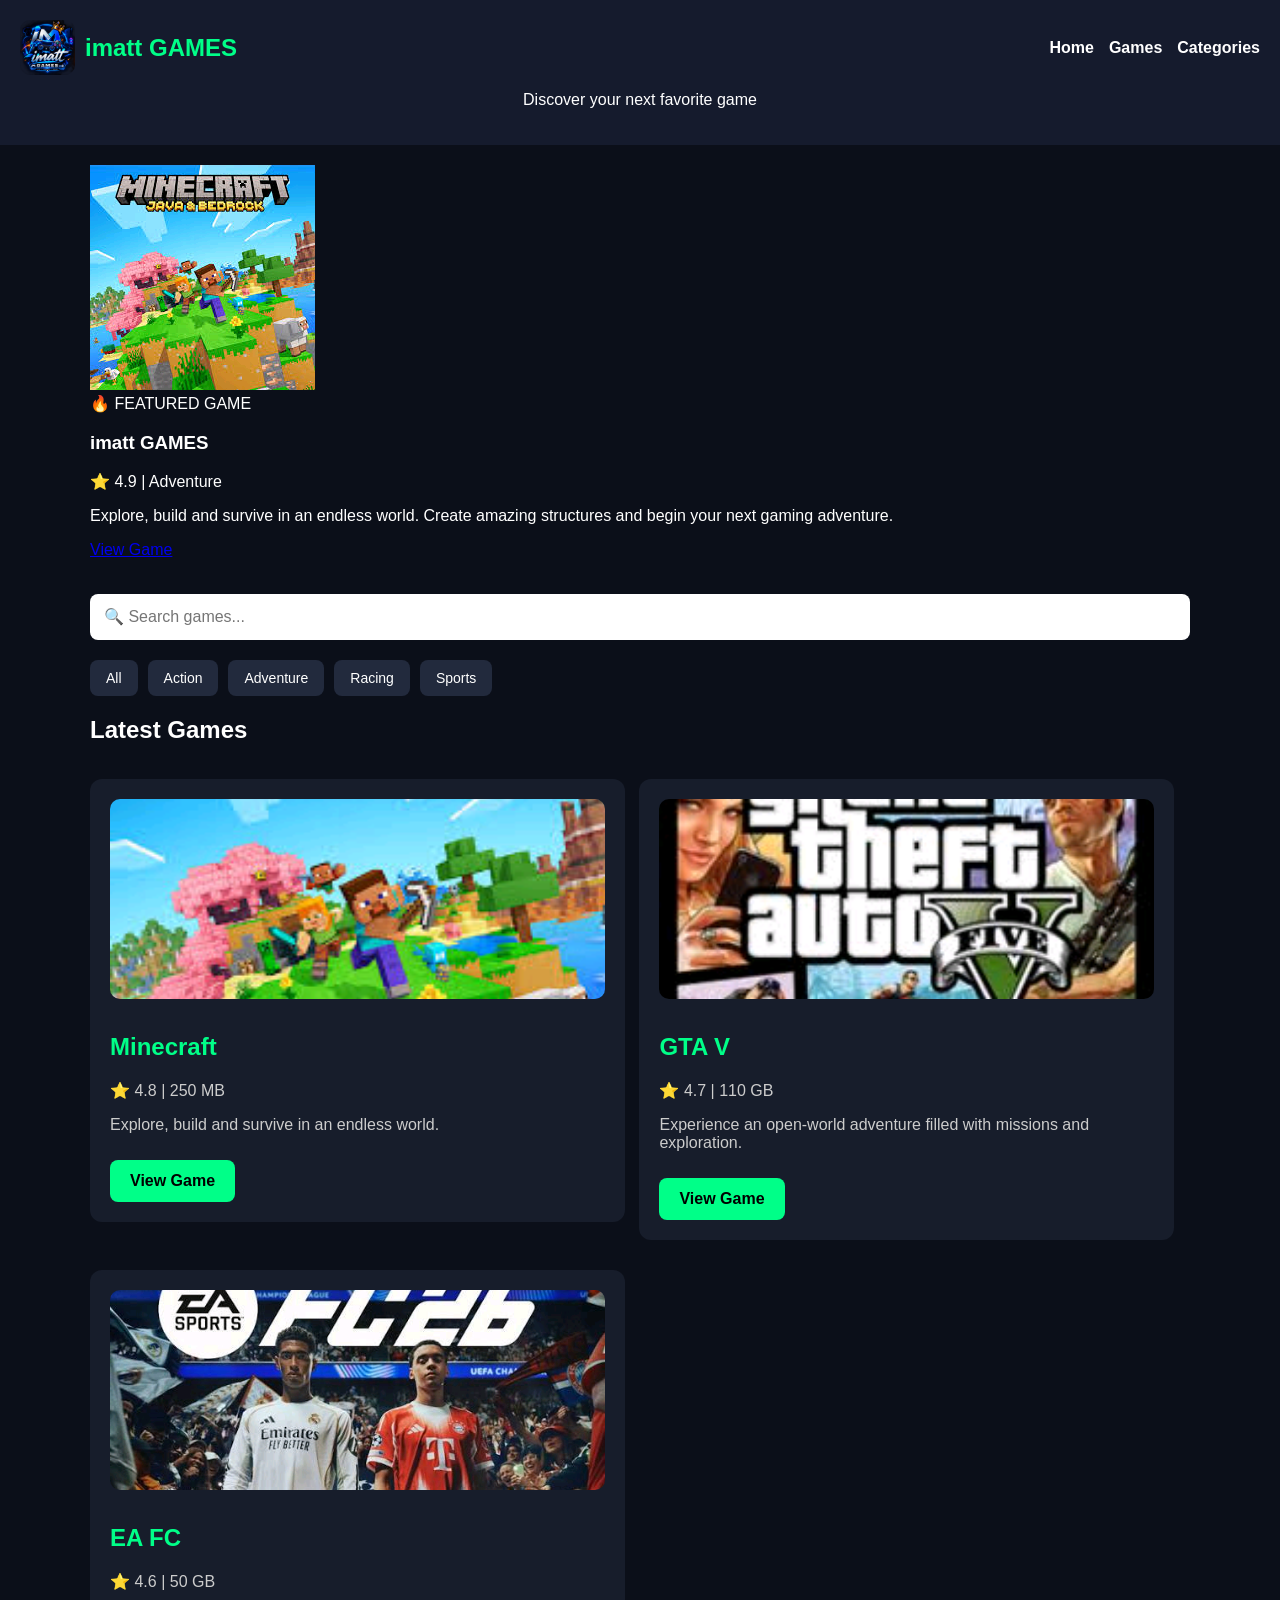
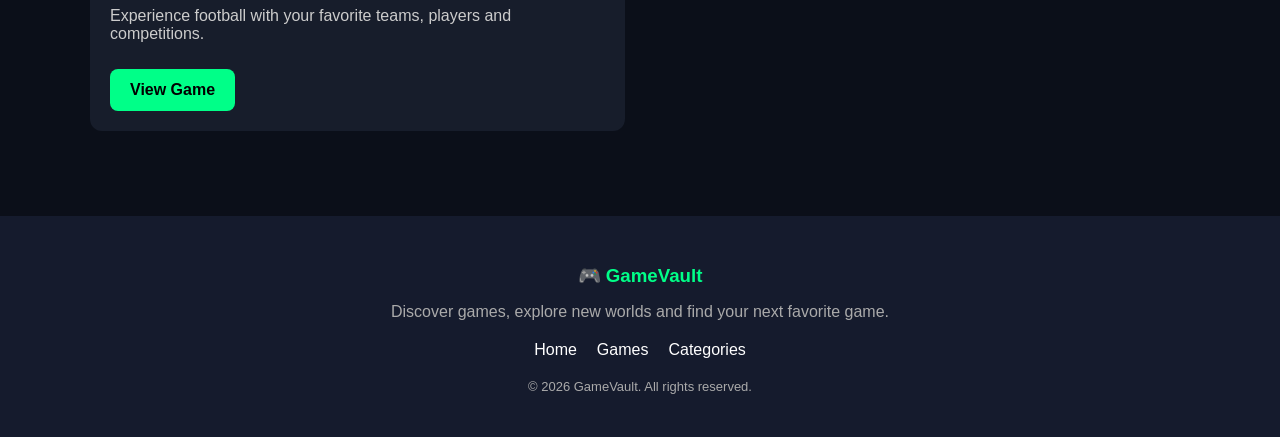
<file: index.html>
<!DOCTYPE html>
<html>

<head>
    <meta charset="UTF-8">
    <meta name="viewport" content="width=device-width, initial-scale=1.0">

    <title>imatt GAMES</title>

    <link rel="stylesheet" href="style.css">
</head>

<body>

    <!-- Navigation -->
    <header>

        <div class="nav-bar">

            <div class="brand">
    <img src="images/logo.png" alt="imatt GAMES Logo">
    <span>imatt GAMES</span>
</div>

            <nav>
                <a href="index.html">Home</a>
                <a href="#games">Games</a>
                <a href="#categories">Categories</a>
            </nav>

        </div>

        <p>Discover your next favorite game</p>

    </header>


    <main class="container">

        <!-- Featured Game -->
        <div class="featured">

            <img
                src="images/minecraft.jpg"
                alt="Featured Minecraft Game"
            >

            <div class="featured-content">

                <span>🔥 FEATURED GAME</span>

                <h3>imatt GAMES</h3>

                <p>⭐ 4.9 | Adventure</p>

                <p>
                    Explore, build and survive in an endless world.
                    Create amazing structures and begin your next
                    gaming adventure.
                </p>

                <a
                    href="minecraft.html"
                    class="featured-btn"
                >
                    View Game
                </a>

            </div>

        </div>


        <!-- Search -->
        <input
            class="search"
            type="text"
            placeholder="🔍 Search games..."
        >


        <!-- Categories -->
        <div class="categories" id="categories">

            <button onclick="filterGames('all')">
                All
            </button>

            <button onclick="filterGames('Action')">
                Action
            </button>

            <button onclick="filterGames('Adventure')">
                Adventure
            </button>

            <button onclick="filterGames('Racing')">
                Racing
            </button>

            <button onclick="filterGames('Sports')">
                Sports
            </button>

        </div>


        <!-- Games -->
        <h2 id="games">Latest Games</h2>


        <!-- Minecraft -->
        <div class="game-card" data-category="Adventure">

            <img
                src="images/minecraft.jpg"
                alt="Minecraft"
            >

            <h2>Minecraft</h2>

            <p>⭐ 4.8 | 250 MB</p>

            <p>
                Explore, build and survive in an endless world.
            </p>

            <a
                href="minecraft.html"
                class="download-btn"
            >
                View Game
            </a>

        </div>


        <!-- GTA V -->
        <div class="game-card" data-category="Action">

            <img
                src="images/gta5.jpg"
                alt="GTA V"
            >

            <h2>GTA V</h2>

            <p>⭐ 4.7 | 110 GB</p>

            <p>
                Experience an open-world adventure filled
                with missions and exploration.
            </p>

            <a
                href="gta5.html"
                class="download-btn"
            >
                View Game
            </a>

        </div>


        <!-- EA FC -->
        <div class="game-card" data-category="Sports">

            <img
                src="images/eafc.jpg"
                alt="EA FC"
            >

            <h2>EA FC</h2>

            <p>⭐ 4.6 | 50 GB</p>

            <p>
                Experience football with your favorite teams,
                players and competitions.
            </p>

            <a
                href="eafc.html"
                class="download-btn"
            >
                View Game
            </a>

        </div>

    </main>


    <!-- JavaScript -->
    <footer>
    <h3>🎮 GameVault</h3>

    <p>
        Discover games, explore new worlds and
        find your next favorite game.
    </p>

    <div class="footer-links">
        <a href="index.html">Home</a>
        <a href="#games">Games</a>
        <a href="#categories">Categories</a>
    </div>

    <p class="copyright">
        © 2026 GameVault. All rights reserved.
    </p>
</footer>

<script src="script.js"></script>

</body>
</html>
</file>
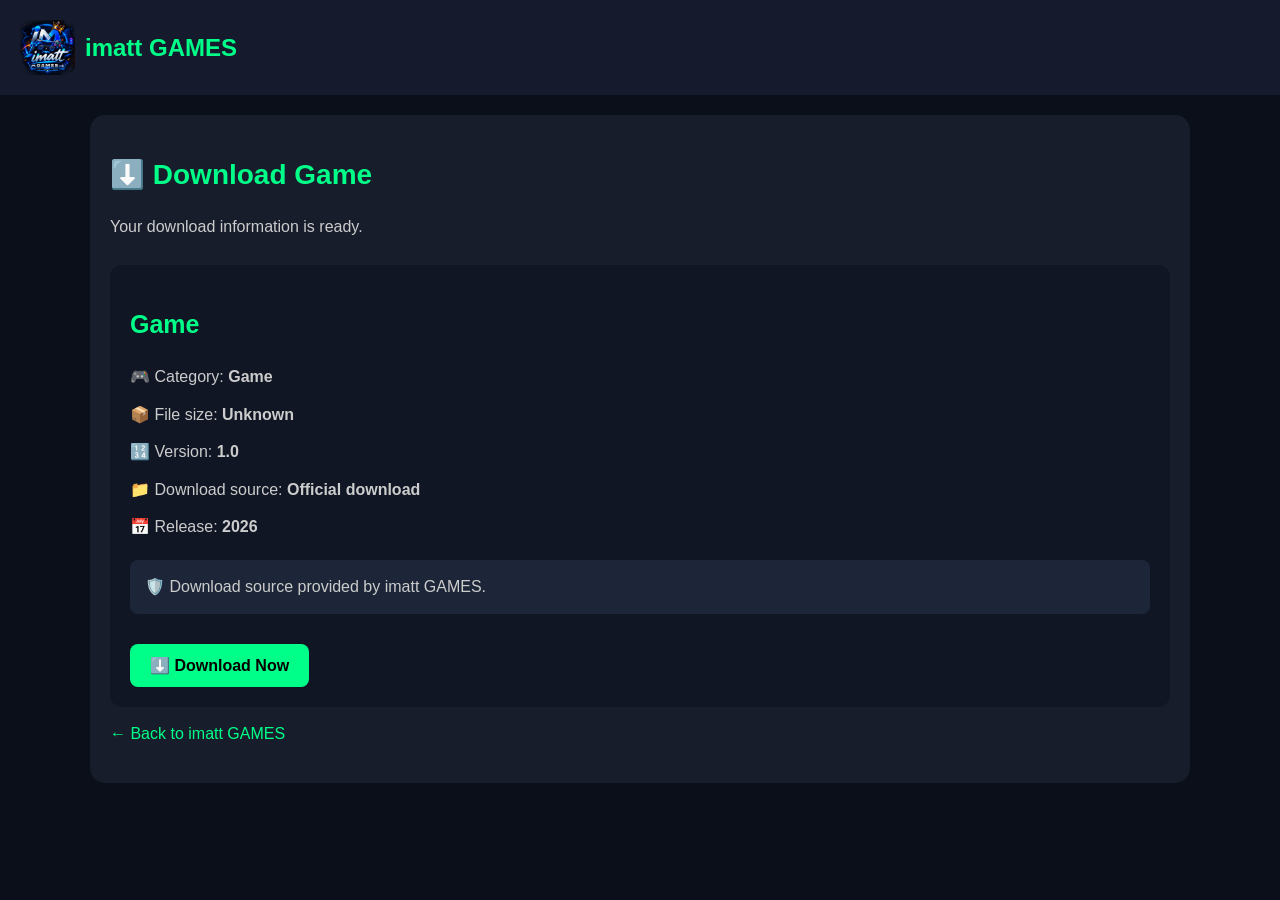
<file: download.html>
<!DOCTYPE html>
<html>

<head>
    <meta charset="UTF-8">
    <meta name="viewport" content="width=device-width, initial-scale=1.0">

    <title>Download - imatt GAMES</title>

    <link rel="stylesheet" href="style.css">
</head>

<body>

    <!-- Header -->
    <header>

        <div class="brand">

            <img
                src="images/logo.png"
                alt="imatt GAMES Logo"
            >

            <span>imatt GAMES</span>

        </div>

    </header>


    <main class="container">

        <div class="game-details">

            <h2>⬇️ Download Game</h2>

            <p id="downloadMessage">
                Your download information is ready.
            </p>


            <div class="download-box">

                <h3 id="gameName">
                    Game
                </h3>


                <p>
                    🎮 Category:
                    <strong id="gameCategory">
                        Game
                    </strong>
                </p>


                <p>
                    📦 File size:
                    <strong id="gameSize">
                        Unknown
                    </strong>
                </p>


                <p>
                    🔢 Version:
                    <strong id="gameVersion">
                        1.0
                    </strong>
                </p>


                <p>
                    📁 Download source:
                    <strong id="gameType">
                        Official download
                    </strong>
                </p>


                <p>
                    📅 Release:
                    <strong id="gameRelease">
                        2026
                    </strong>
                </p>


                <div class="download-status">

                    🛡️ Download source provided by
                    imatt GAMES.

                </div>


                <a
                    href="#"
                    class="download-btn"
                    id="downloadLink"
                    target="_blank"
                    rel="noopener"
                >
                    ⬇️ Download Now
                </a>

            </div>


            <br>


            <a
                href="index.html"
                class="back-btn"
            >
                ← Back to imatt GAMES
            </a>

        </div>

    </main>


    <script>

        /* Get the game from the URL */

        const params =
            new URLSearchParams(window.location.search);

        const game =
            params.get("game");


        /* Game information */

        const games = {

            minecraft: {

                name: "Minecraft",

                category: "Adventure",

                size: "250 MB",

                version: "1.0",

                type: "Official download",

                release: "2026",

                download: "#"

            },


            gta5: {

                name: "GTA V",

                category: "Action",

                size: "110 GB",

                version: "1.0",

                type: "Official download",

                release: "2026",

                download: "#"

            },


            eafc: {

                name: "EA FC",

                category: "Sports",

                size: "997.39 MB",

                version: "1.0",

                type: "MediaFire",

                release: "2026",

                download:
                    "https://www.mediafire.com/file/1q6kl4dmh5rb540/imattGAMES/file"

            }

        };


        /* Display the selected game */

        if (games[game]) {

            document.getElementById("gameName")
                .textContent =
                games[game].name;


            document.getElementById("gameCategory")
                .textContent =
                games[game].category;


            document.getElementById("gameSize")
                .textContent =
                games[game].size;


            document.getElementById("gameVersion")
                .textContent =
                games[game].version;


            document.getElementById("gameType")
                .textContent =
                games[game].type;


            document.getElementById("gameRelease")
                .textContent =
                games[game].release;


            document.getElementById("downloadLink")
                .href =
                games[game].download;


            document.getElementById("downloadMessage")
                .textContent =
                "Your download information is ready.";

        }

    </script>

</body>

</html>
</file>
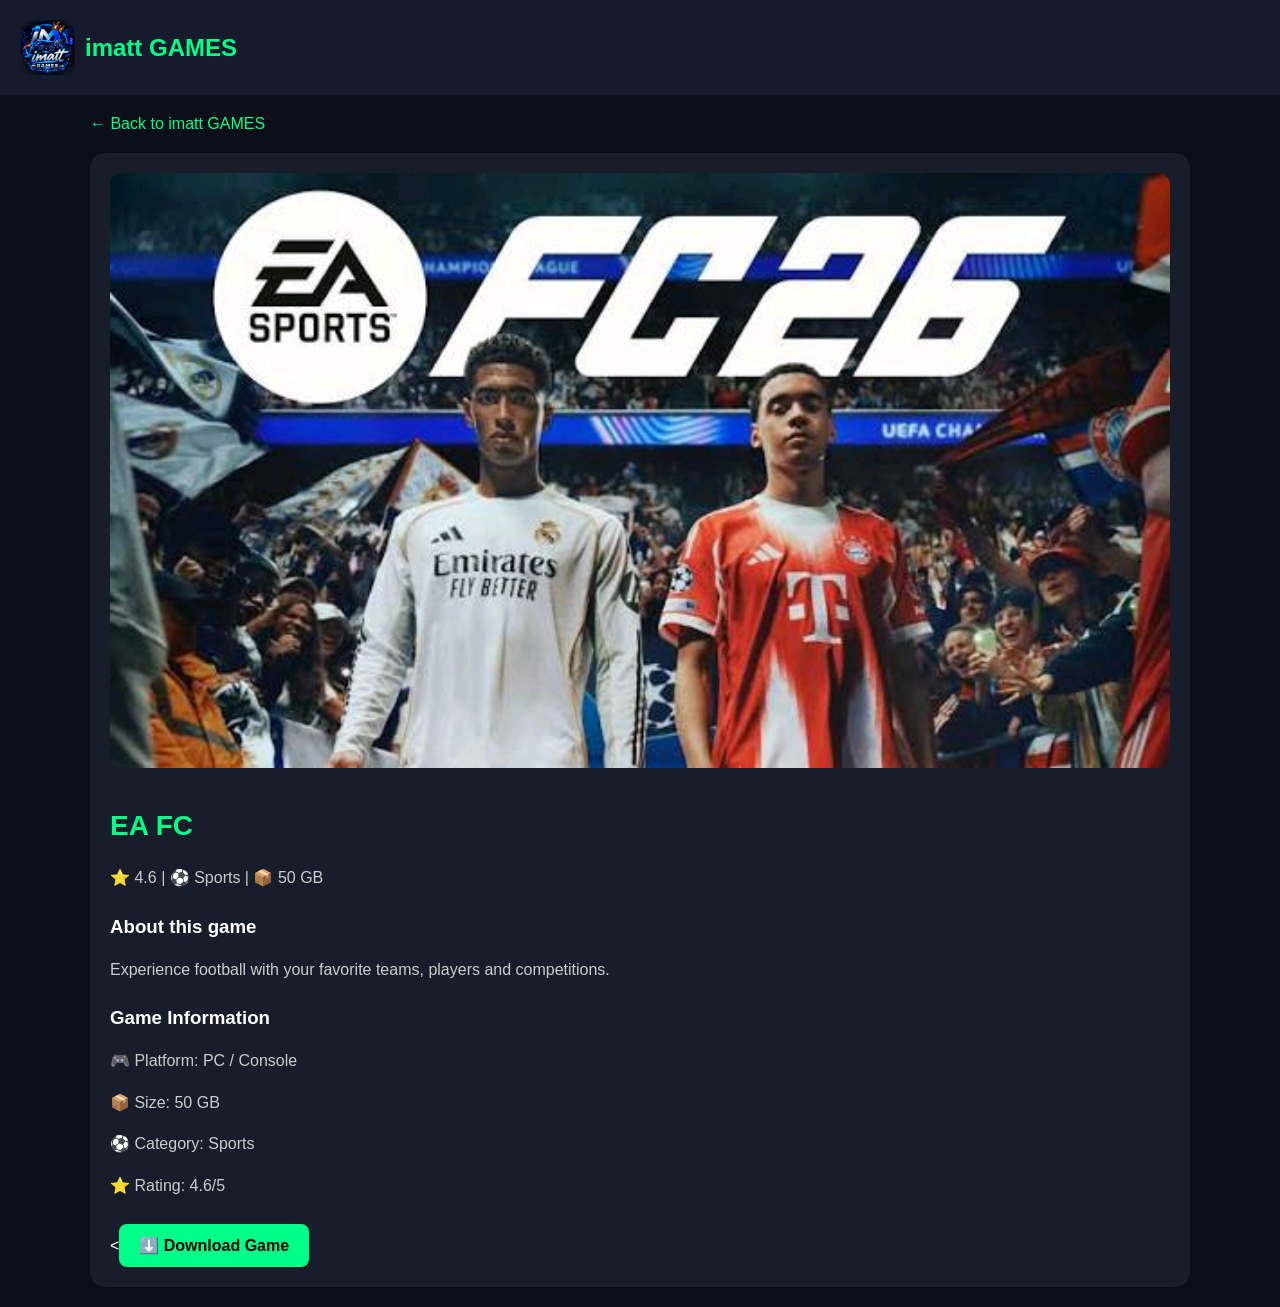
<file: eafc.html>
<!DOCTYPE html>
<html>

<head>
    <meta charset="UTF-8">
    <meta name="viewport" content="width=device-width, initial-scale=1.0">

    <title>EA FC - imatt GAMES</title>

    <link rel="stylesheet" href="style.css">
</head>

<body>

    <!-- Header -->
    <header>

        <div class="brand">
            <img
                src="images/logo.png"
                alt="imatt GAMES Logo"
            >

            <span>imatt GAMES</span>
        </div>

    </header>


    <main class="container">

        <!-- Back Button -->
        <a href="index.html" class="back-btn">
            ← Back to imatt GAMES
        </a>


        <!-- Game Details -->
        <div class="game-details">

            <img
                src="images/eafc.jpg"
                alt="EA FC"
            >


            <h2>EA FC</h2>

            <p>
                ⭐ 4.6 | ⚽ Sports | 📦 50 GB
            </p>


            <h3>About this game</h3>

            <p>
                Experience football with your favorite teams,
                players and competitions.
            </p>


            <h3>Game Information</h3>

            <p>🎮 Platform: PC / Console</p>

            <p>📦 Size: 50 GB</p>

            <p>⚽ Category: Sports</p>

            <p>⭐ Rating: 4.6/5</p>


            <!-- Download Button -->
            <<a
    href="download.html?game=eafc"
    class="download-btn"
>
    ⬇️ Download Game
</a>

        </div>

    </main>

</body>

</html>
</file>
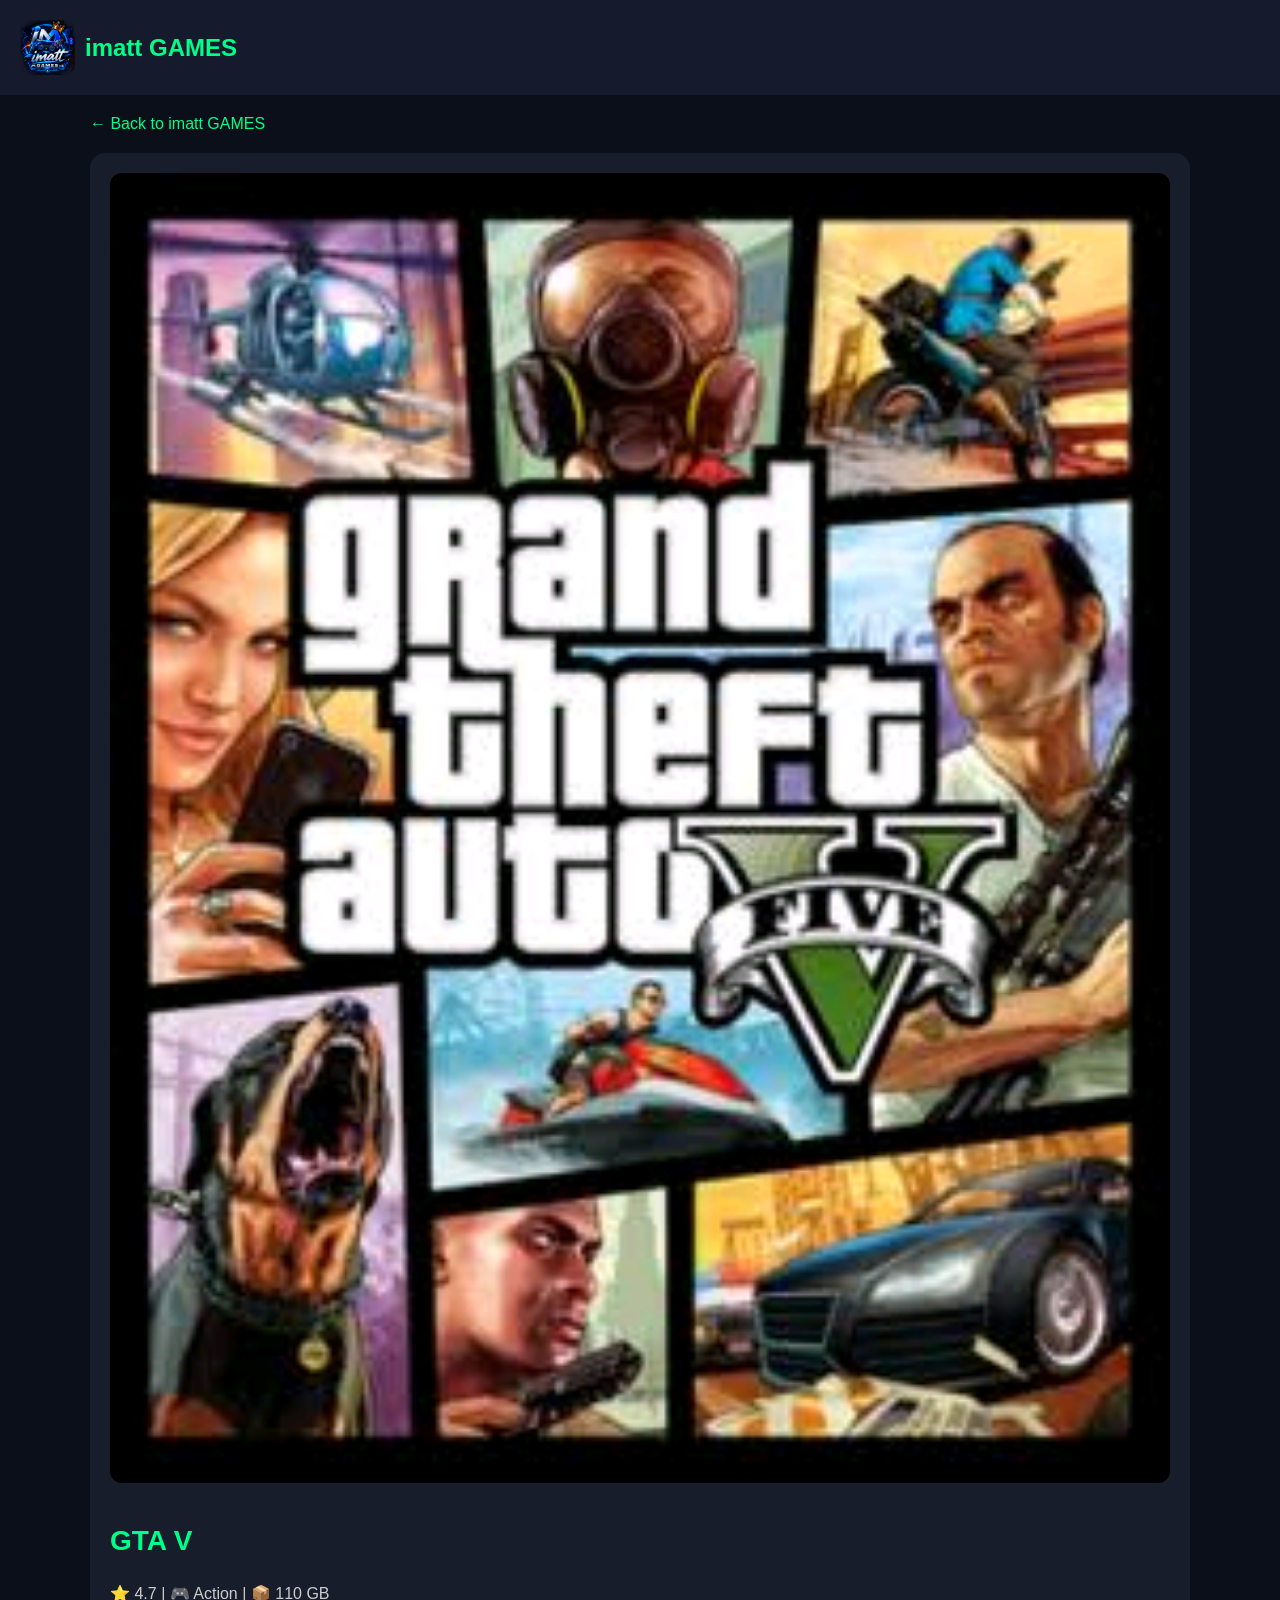
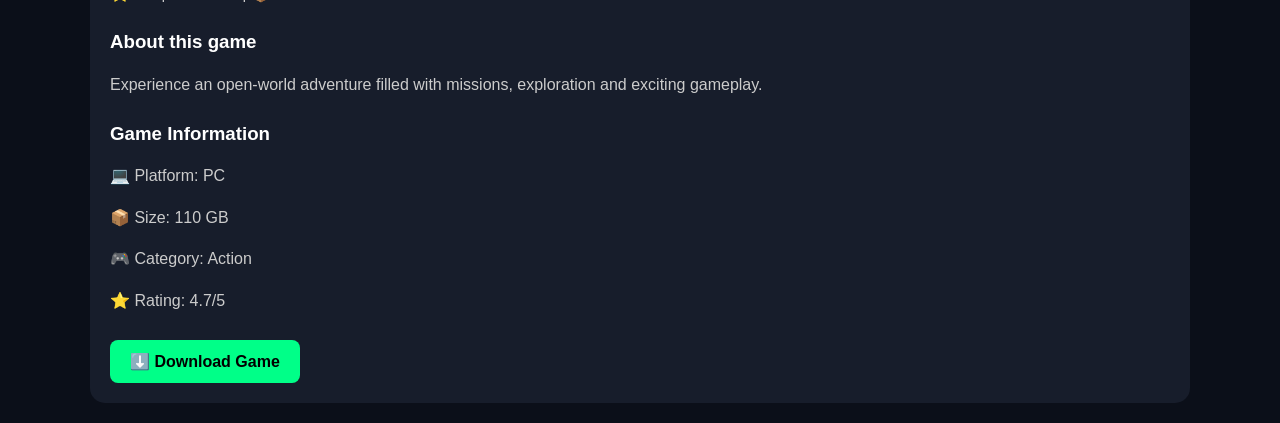
<file: gta5.html>
<!DOCTYPE html>
<html>

<head>
    <meta charset="UTF-8">
    <meta name="viewport" content="width=device-width, initial-scale=1.0">

    <title>GTA V - imatt GAMES</title>

    <link rel="stylesheet" href="style.css">
</head>

<body>

    <!-- Header -->
    <header>

        <div class="brand">
            <img
                src="images/logo.png"
                alt="imatt GAMES Logo"
            >

            <span>imatt GAMES</span>
        </div>

    </header>


    <main class="container">

        <!-- Back Button -->
        <a href="index.html" class="back-btn">
            ← Back to imatt GAMES
        </a>


        <!-- Game Details -->
        <div class="game-details">

            <img
                src="images/gta5.jpg"
                alt="GTA V"
            >


            <h2>GTA V</h2>

            <p>
                ⭐ 4.7 | 🎮 Action | 📦 110 GB
            </p>


            <h3>About this game</h3>

            <p>
                Experience an open-world adventure filled
                with missions, exploration and exciting gameplay.
            </p>


            <h3>Game Information</h3>

            <p>💻 Platform: PC</p>

            <p>📦 Size: 110 GB</p>

            <p>🎮 Category: Action</p>

            <p>⭐ Rating: 4.7/5</p>


            <!-- Download Button -->
           <a
    href="download.html?game=gta5"
    class="download-btn"
>
    ⬇️ Download Game
</a>

        </div>

    </main>

</body>

</html>
</file>
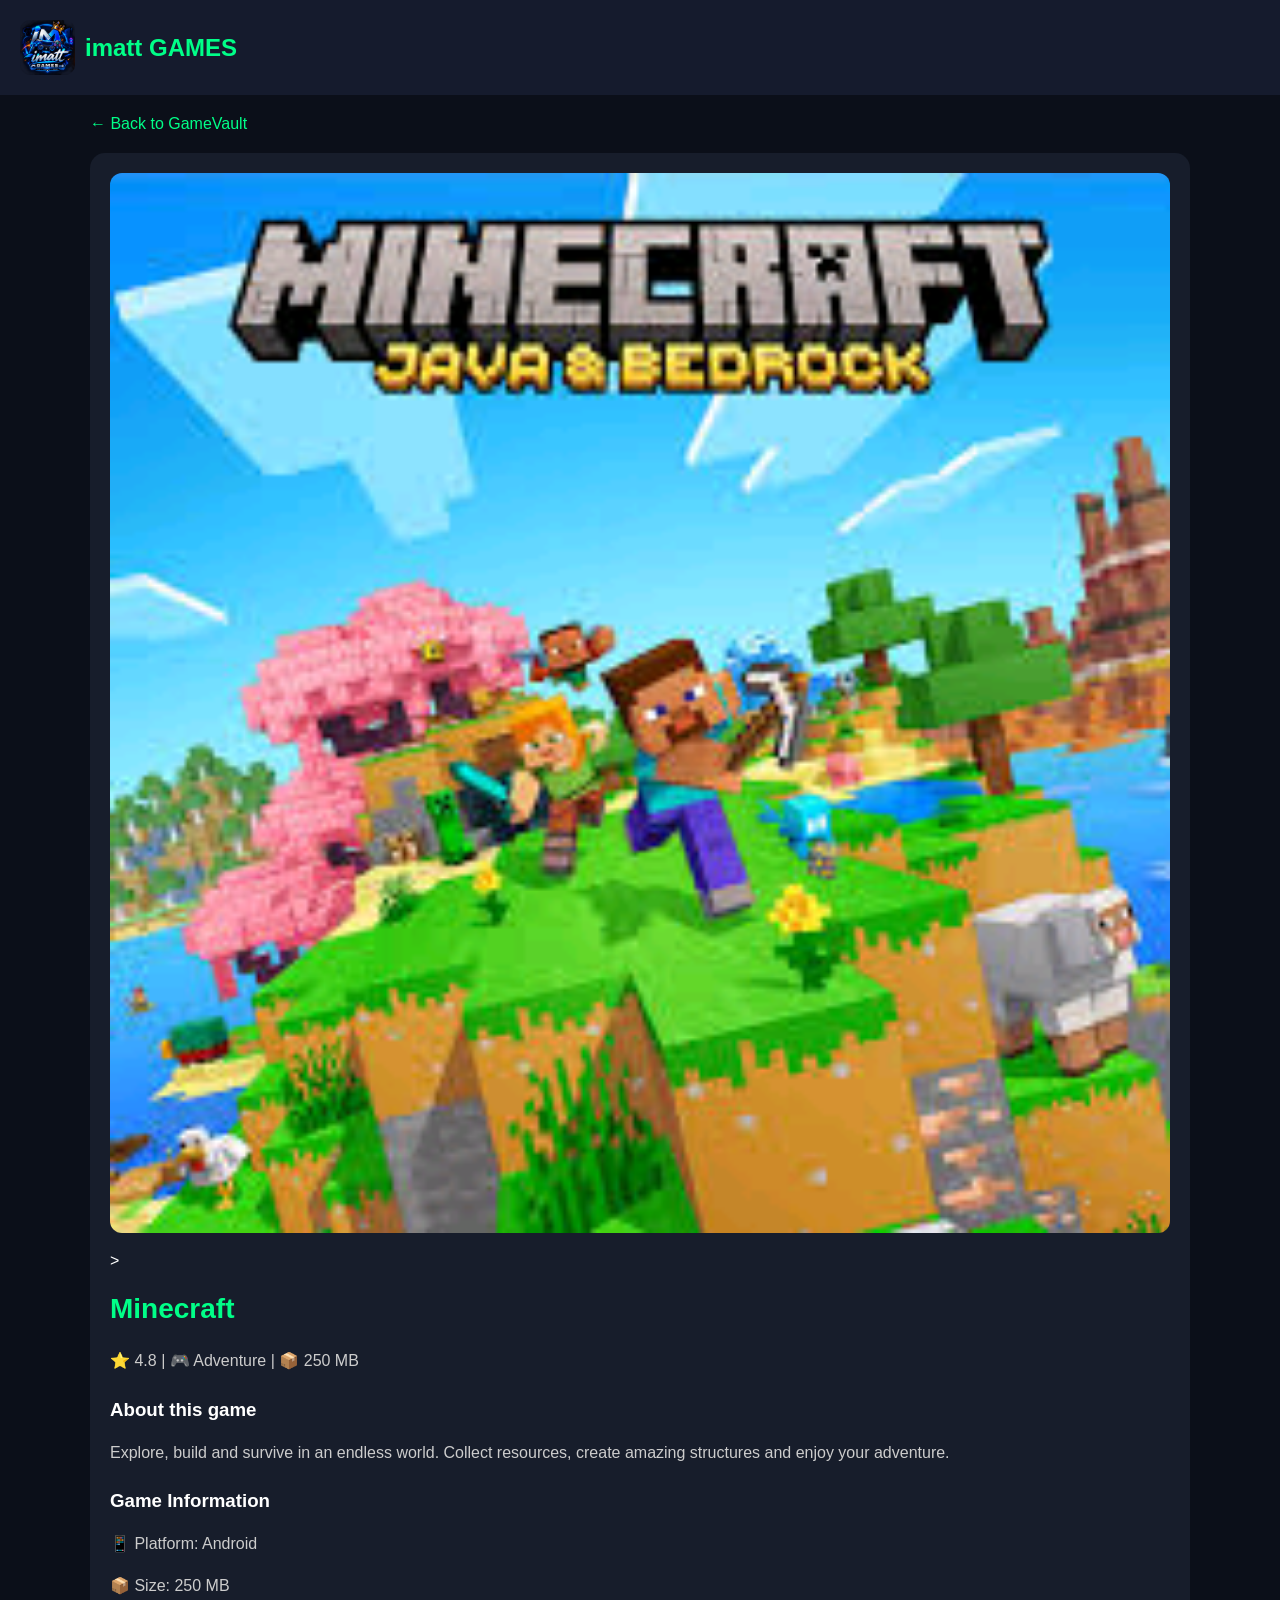
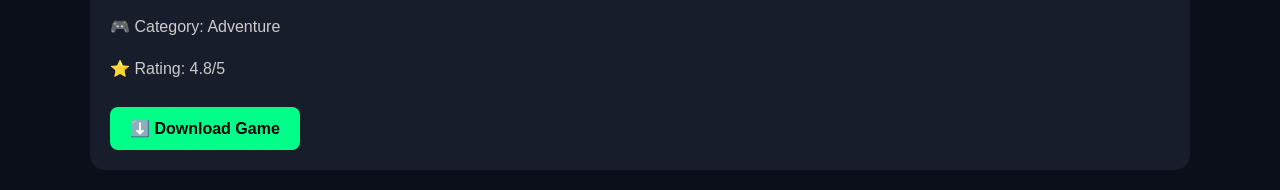
<file: minecraft.html>
<!DOCTYPE html>
<html>
<head>
    <meta charset="UTF-8">
    <meta name="viewport" content="width=device-width, initial-scale=1.0">
    <title>Minecraft - imatt GAMES</title>
    <link rel="stylesheet" href="style.css">
</head>

<body>

<header>
    <div class="brand">
        <img src="images/logo.png" alt="imatt GAMES Logo">
        <span>imatt GAMES</span>
    </div>
</header>

<main class="container">

    <a href="index.html" class="back-btn">← Back to GameVault</a>

    <div class="game-details">

        <img
    src="images/minecraft.jpg"
    alt="Minecraft"
>
        >

        <h2>Minecraft</h2>

        <p>⭐ 4.8 | 🎮 Adventure | 📦 250 MB</p>

        <h3>About this game</h3>

        <p>
            Explore, build and survive in an endless world.
            Collect resources, create amazing structures and
            enjoy your adventure.
        </p>

        <h3>Game Information</h3>

        <p>📱 Platform: Android</p>
        <p>📦 Size: 250 MB</p>
        <p>🎮 Category: Adventure</p>
        <p>⭐ Rating: 4.8/5</p>

        <a
    href="download.html?game=minecraft"
    class="download-btn"
>
    ⬇️ Download Game
</a>

    </div>

</main>

</body>
</html>
</file>
<file: style.css>
body {
    margin: 0;
    font-family: Arial, sans-serif;
    background: #0b0f19;
    color: white;
}

header {
    background: #151b2d;
    padding: 20px;
    text-align: center;
}

header h1 {
    margin: 0;
    color: #00ff88;
}

.container {
    padding: 20px;
}

.search {
    width: 100%;
    padding: 14px;
    box-sizing: border-box;
    border: none;
    border-radius: 8px;
    font-size: 16px;
}

.game-card {
    background: #171d2b;
    margin-top: 20px;
    padding: 20px;
    border-radius: 12px;
}

.game-card h2 {
    color: #00ff88;
}

.download-btn {
    display: inline-block;
    background: #00ff88;
    color: #000;
    padding: 12px 20px;
    border-radius: 8px;
    text-decoration: none;
    font-weight: bold;
}.game-card img {
    width: 100%;
    height: 180px;
    object-fit: cover;
    border-radius: 10px;
    margin-bottom: 10px;
}

.game-card p {
    color: #cccccc;
}

.download-btn {
    margin-top: 10px;
}.categories {
    margin-top: 20px;
    display: flex;
    gap: 10px;
    flex-wrap: wrap;
}

.categories button {
    padding: 10px 16px;
    border: none;
    border-radius: 8px;
    background: #222a3d;
    color: white;
    cursor: pointer;
    font-size: 14px;
}

.categories button:hover {
    background: #00ff88;
    color: black;
}.featured {
    margin-bottom: 35px;
}

.featured-btn {
    margin-bottom: 5px;
}.back-btn {
    display: inline-block;
    margin-bottom: 20px;
    color: #00ff88;
    text-decoration: none;
}

.game-details {
    background: #171d2b;
    padding: 20px;
    border-radius: 15px;
}

.game-details img {
    width: 100%;
    border-radius: 12px;
    margin-bottom: 15px;
}

.game-details h2 {
    color: #00ff88;
    font-size: 28px;
}

.game-details h3 {
    margin-top: 25px;
}

.game-details p {
    color: #cccccc;
    line-height: 1.6;
}.nav-bar {
    display: flex;
    align-items: center;
    justify-content: space-between;
    gap: 20px;
}

.nav-bar nav {
    display: flex;
    gap: 15px;
}

.nav-bar nav a {
    color: white;
    text-decoration: none;
    font-weight: bold;
}

.nav-bar nav a:hover {
    color: #00ff88;
}

@media (max-width: 600px) {
    .nav-bar {
        flex-direction: column;
    }

    .nav-bar nav {
        width: 100%;
        justify-content: center;
        flex-wrap: wrap;
    }
}/* Game cards layout */
.container {
    max-width: 1100px;
    margin: auto;
}

.game-card {
    display: inline-block;
    vertical-align: top;
    width: calc(50% - 15px);
    box-sizing: border-box;
    margin: 15px 10px 15px 0;
}

.game-card img {
    width: 100%;
    height: 200px;
    object-fit: cover;
    border-radius: 10px;
}

/* Phones */
@media (max-width: 600px) {
    .game-card {
        display: block;
        width: 100%;
        margin: 15px 0;
    }

    .game-card img {
        height: 180px;
    }
}footer {
    margin-top: 50px;
    padding: 30px 20px;
    text-align: center;
    background: #151b2d;
}

footer h3 {
    color: #00ff88;
    margin-bottom: 10px;
}

footer p {
    color: #aaa;
}

.footer-links {
    display: flex;
    justify-content: center;
    gap: 20px;
    flex-wrap: wrap;
    margin: 20px 0;
}

.footer-links a {
    color: white;
    text-decoration: none;
}

.footer-links a:hover {
    color: #00ff88;
}

.copyright {
    font-size: 13px;
    margin-top: 20px;
}.brand {
    display: flex;
    align-items: center;
    gap: 10px;
}

.brand img {
    width: 55px;
    height: 55px;
    object-fit: contain;
    border-radius: 10px;
}

.brand span {
    font-size: 24px;
    font-weight: bold;
    color: #00ff88;
}

@media (max-width: 600px) {
    .brand span {
        font-size: 20px;
    }

    .brand img {
        width: 48px;
        height: 48px;
    }
}.download-box {
    margin-top: 25px;
    padding: 20px;
    background: #101624;
    border-radius: 12px;
}

.download-box h3 {
    font-size: 25px;
    color: #00ff88;
}

.download-box p {
    margin: 12px 0;
}

.download-status {
    margin: 20px 0;
    padding: 15px;
    background: #1c2638;
    border-radius: 8px;
    color: #ccc;
    line-height: 1.5;
}
</file>
